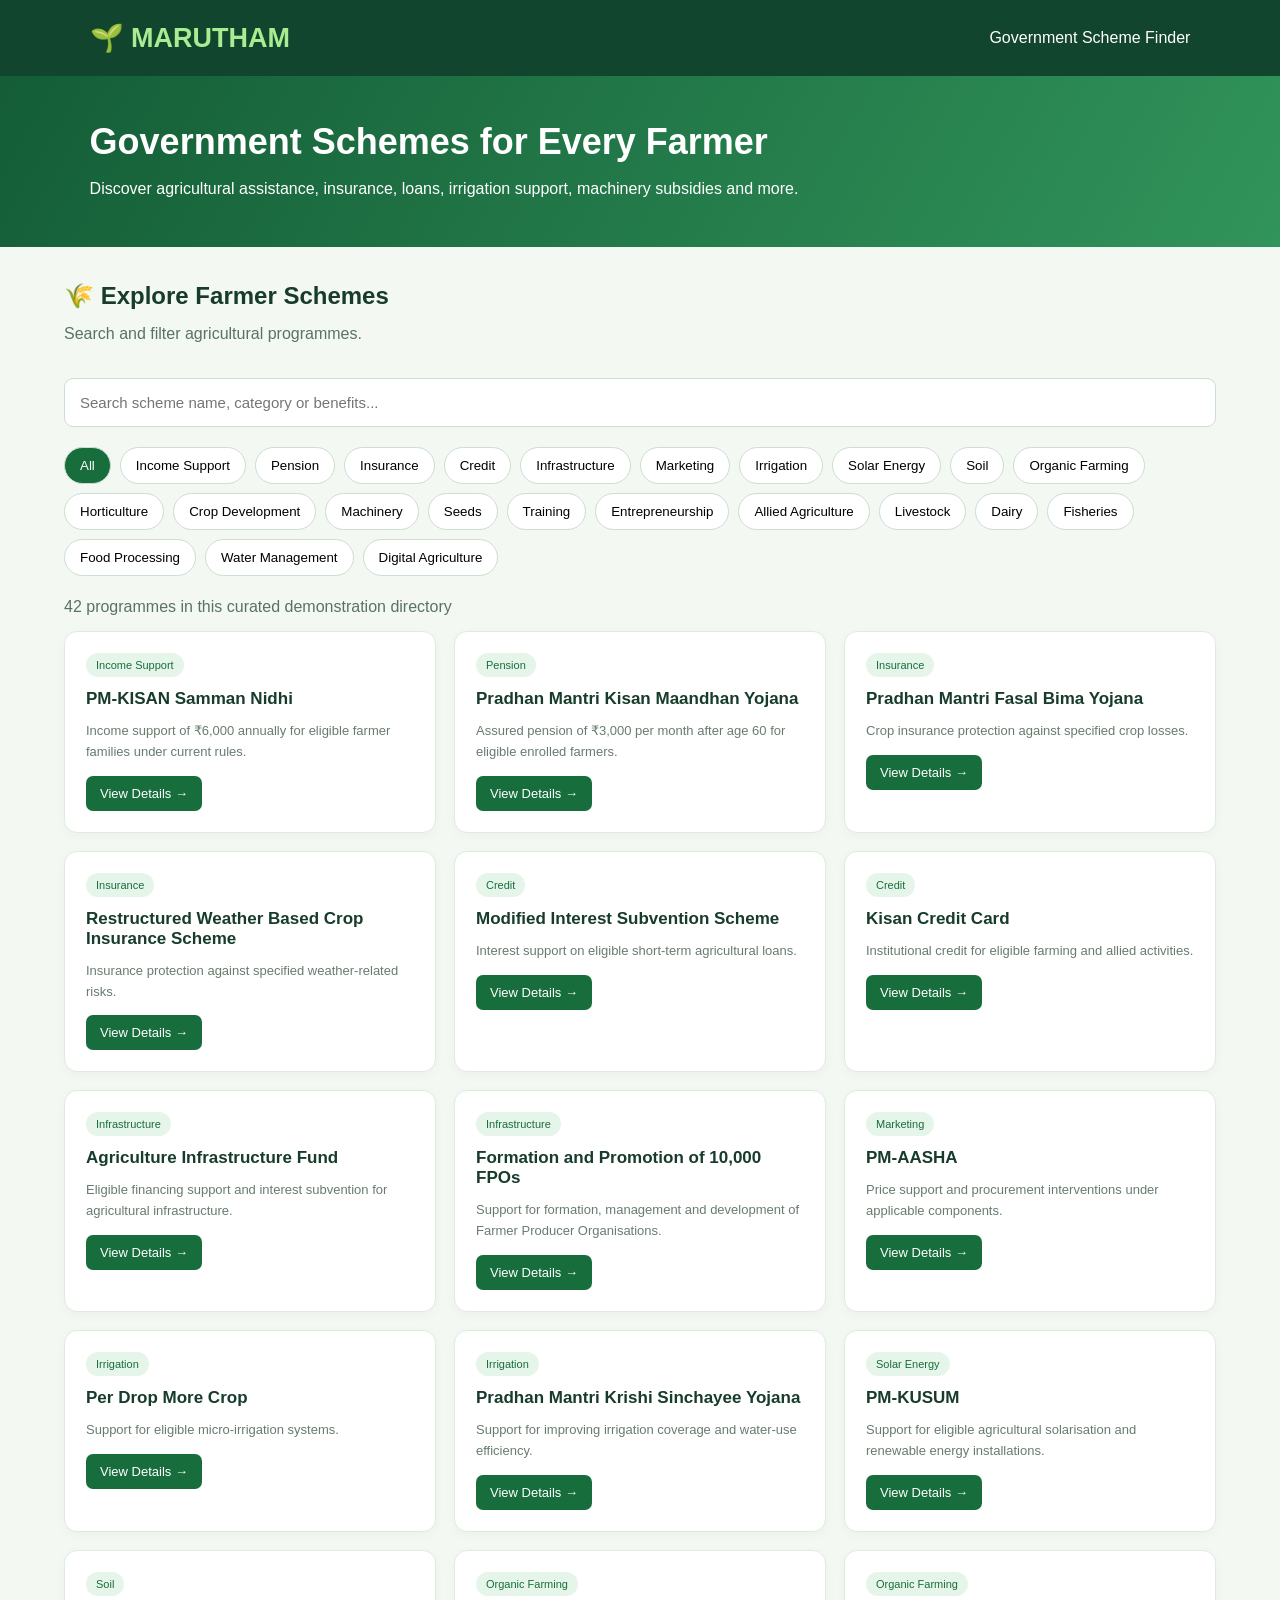
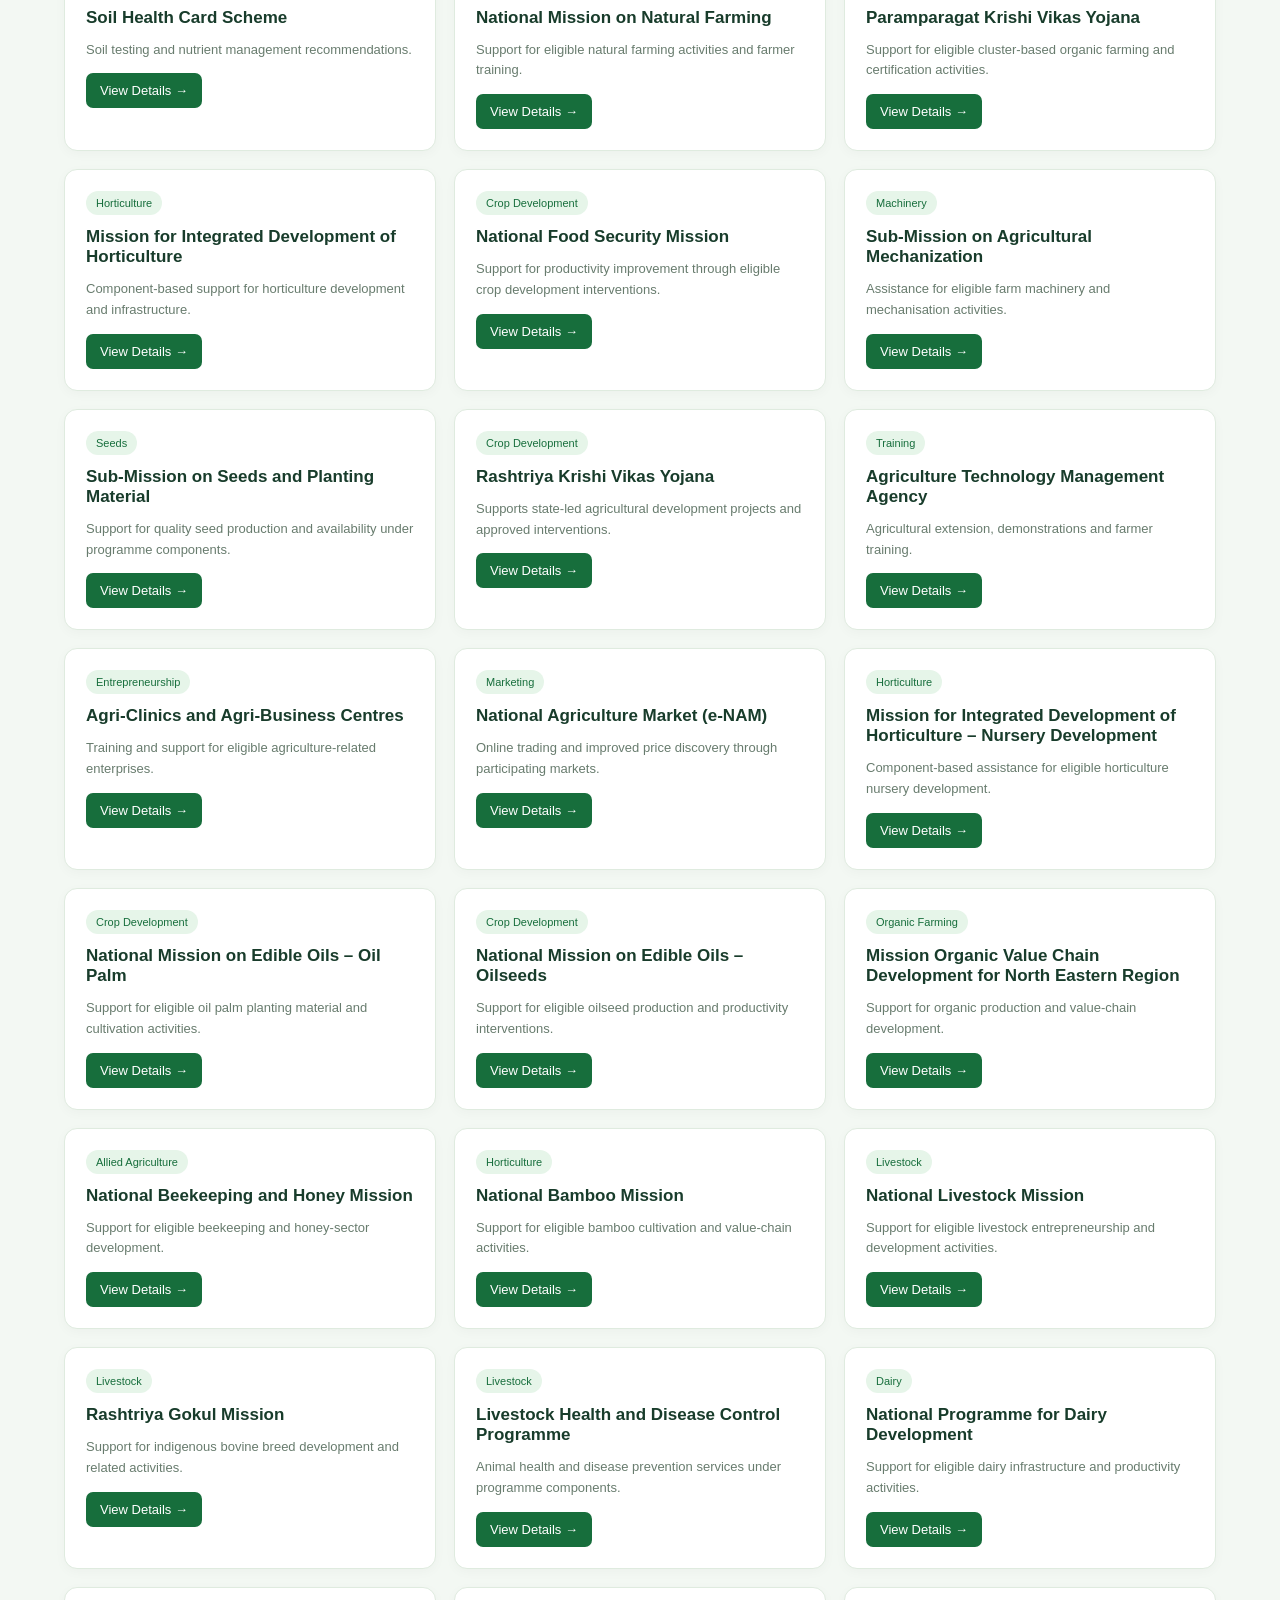
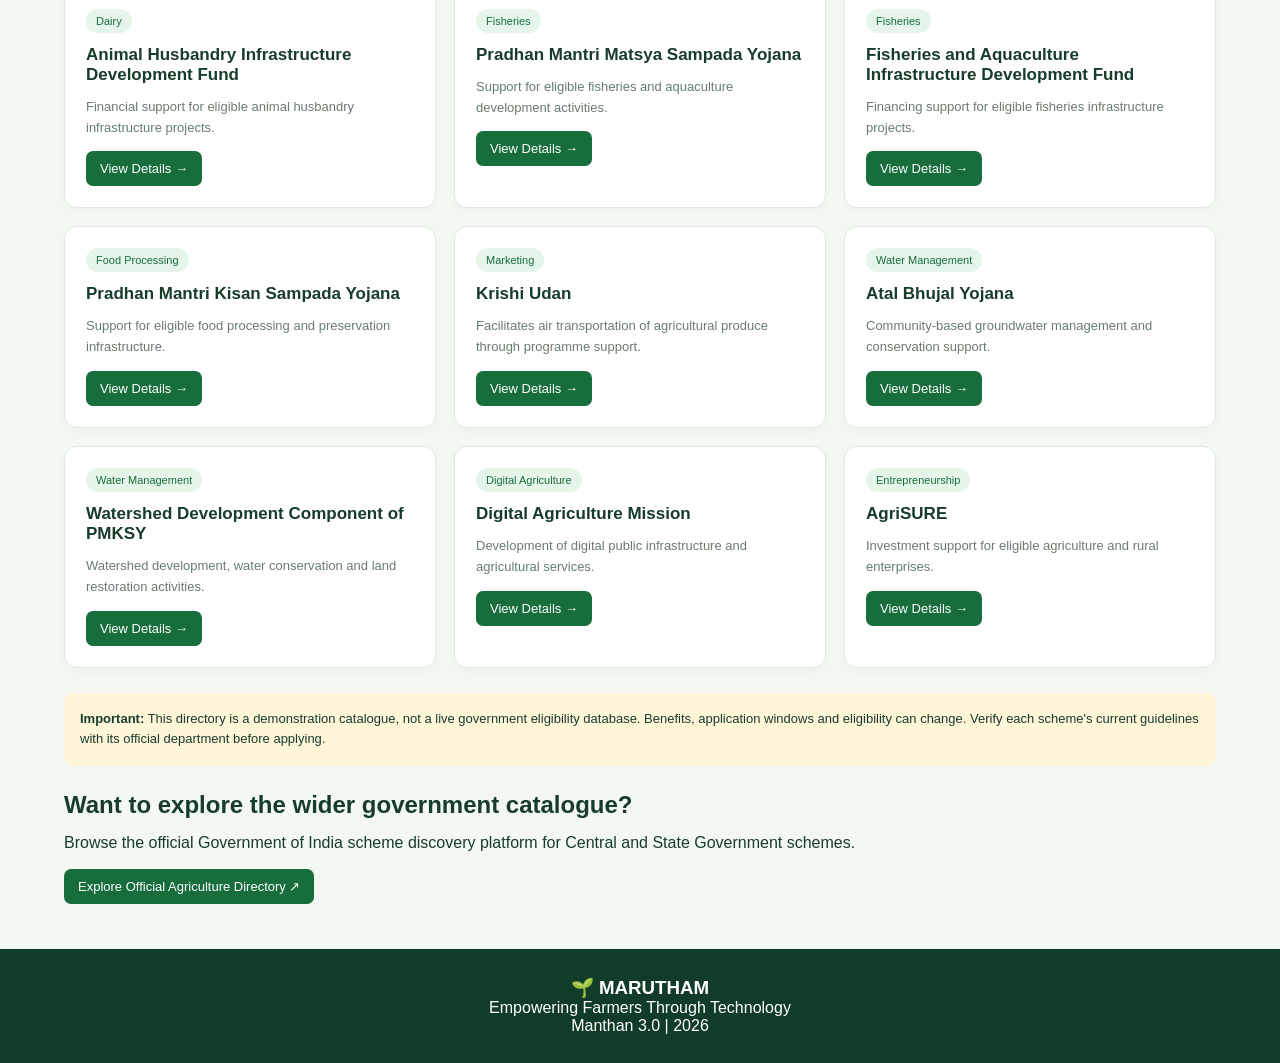
<file: scheme.html>
<!DOCTYPE html>
<html lang="en">
<head>
<meta charset="UTF-8">
<meta name="viewport" content="width=device-width, initial-scale=1.0">
<title>MARUTHAM | Farmer Scheme Directory</title>

<style>
*{box-sizing:border-box;margin:0;padding:0}
body{font-family:Arial,sans-serif;background:#f3f8f3;color:#183c2b}
header{background:#12452d;color:white;padding:22px 7%;display:flex;justify-content:space-between;align-items:center}
.logo{font-size:27px;font-weight:bold;color:#a8ed91}
.hero{background:linear-gradient(120deg,#145d37,#31945a);color:white;padding:45px 7%}
.hero h1{font-size:36px;margin-bottom:12px}
.hero p{line-height:1.7}
.container{width:90%;max-width:1250px;margin:35px auto}
.search{width:100%;padding:15px;border:1px solid #cbded0;border-radius:9px;margin:20px 0;font-size:15px}
.filters{display:flex;gap:9px;flex-wrap:wrap;margin-bottom:22px}
.filters button{padding:10px 15px;border:1px solid #cbded0;background:white;border-radius:25px;cursor:pointer}
.filters button.active{background:#176e3c;color:white}
.grid{display:grid;grid-template-columns:repeat(3,1fr);gap:18px}
.card{background:white;padding:21px;border-radius:13px;border:1px solid #dfebdf;box-shadow:0 3px 12px #00000008}
.card h3{font-size:17px;margin:12px 0}
.card p{font-size:13px;color:#687c6e;line-height:1.6}
.tag{display:inline-block;background:#e6f5e9;color:#176e3c;padding:6px 10px;border-radius:20px;font-size:11px}
.btn{display:inline-block;background:#176e3c;color:white;text-decoration:none;padding:10px 14px;border:0;border-radius:7px;margin-top:13px;cursor:pointer;font-size:13px}
.secondary{background:#e9f4eb;color:#176e3c}
.notice{background:#fff5d9;padding:16px;border-radius:9px;margin:25px 0;font-size:13px;line-height:1.6}
.count{margin:15px 0;color:#597361}
.modal{display:none;position:fixed;inset:0;background:#0009;justify-content:center;align-items:center;padding:15px;z-index:5}
.modal-box{background:white;padding:25px;border-radius:14px;width:100%;max-width:600px;max-height:85vh;overflow:auto}
.modal-box h2{color:#176e3c;margin-bottom:15px}
.modal-box p{font-size:14px;line-height:1.7;margin:12px 0}
.close{float:right;border:0;padding:8px;cursor:pointer}
footer{background:#123c2a;color:white;text-align:center;padding:28px;margin-top:45px}
@media(max-width:850px){.grid{grid-template-columns:repeat(2,1fr)}}
@media(max-width:550px){.grid{grid-template-columns:1fr}header{gap:10px;flex-wrap:wrap}.hero h1{font-size:28px}}
</style>
</head>

<body>

<header>
 <div class="logo">🌱 MARUTHAM</div>
 <div>Government Scheme Finder</div>
</header>

<section class="hero">
 <h1>Government Schemes for Every Farmer</h1>
 <p>Discover agricultural assistance, insurance, loans,
 irrigation support, machinery subsidies and more.</p>
</section>

<main class="container">

<h2>🌾 Explore Farmer Schemes</h2>
<p class="count">Search and filter agricultural programmes.</p>

<input class="search" id="search"
placeholder="Search scheme name, category or benefits...">

<div class="filters" id="filters"></div>

<p class="count" id="count"></p>

<div class="grid" id="grid"></div>

<div class="notice">
<strong>Important:</strong> This directory is a demonstration
catalogue, not a live government eligibility database.
Benefits, application windows and eligibility can change.
Verify each scheme's current guidelines with its official
department before applying.
</div>

<h2>Want to explore the wider government catalogue?</h2>
<p style="margin-top:10px;line-height:1.7">
Browse the official Government of India scheme discovery
platform for Central and State Government schemes.
</p>

<a class="btn" href="https://www.myscheme.gov.in/search/category/Agriculture%2CRural%20%26%20Environment"
target="_blank" rel="noopener noreferrer">
Explore Official Agriculture Directory ↗
</a>

</main>

<div class="modal" id="modal">
 <div class="modal-box">
  <button class="close" onclick="closeModal()">✕ Close</button>
  <div id="details"></div>
 </div>
</div>

<footer>
<h3>🌱 MARUTHAM</h3>
<p>Empowering Farmers Through Technology</p>
<p>Manthan 3.0 | 2026</p>
</footer>

<script>

// Curated genuine government programmes.
// Verify current guidelines through the official links.

const schemes = [
{
name:"PM-KISAN Samman Nidhi",
category:"Income Support",
benefit:"Income support of ₹6,000 annually for eligible farmer families under current rules.",
eligibility:"Eligible landholding farmer families, subject to exclusion criteria.",
docs:"Aadhaar, bank account and land records, as applicable.",
link:"https://pmkisan.gov.in/"
},
{
name:"Pradhan Mantri Kisan Maandhan Yojana",
category:"Pension",
benefit:"Assured pension of ₹3,000 per month after age 60 for eligible enrolled farmers.",
eligibility:"Eligible small and marginal farmers aged 18–40, subject to scheme conditions.",
docs:"Aadhaar, bank details and landholding information.",
link:"https://maandhan.in/"
},
{
name:"Pradhan Mantri Fasal Bima Yojana",
category:"Insurance",
benefit:"Crop insurance protection against specified crop losses.",
eligibility:"Farmers cultivating notified crops in notified areas, subject to enrollment rules.",
docs:"Identity, bank, land or cultivation records and crop details.",
link:"https://pmfby.gov.in/"
},
{
name:"Restructured Weather Based Crop Insurance Scheme",
category:"Insurance",
benefit:"Insurance protection against specified weather-related risks.",
eligibility:"Farmers growing notified crops in notified areas.",
docs:"Identity, bank and cultivation details.",
link:"https://pmfby.gov.in/"
},
{
name:"Modified Interest Subvention Scheme",
category:"Credit",
benefit:"Interest support on eligible short-term agricultural loans.",
eligibility:"Eligible agricultural borrowers and loans through participating institutions.",
docs:"Bank KYC, loan and farmer records.",
link:"https://www.myscheme.gov.in/"
},
{
name:"Kisan Credit Card",
category:"Credit",
benefit:"Institutional credit for eligible farming and allied activities.",
eligibility:"Eligible farmers and qualifying agricultural borrowers.",
docs:"Identity, address, land or cultivation records and bank documents.",
link:"https://www.myscheme.gov.in/"
},
{
name:"Agriculture Infrastructure Fund",
category:"Infrastructure",
benefit:"Eligible financing support and interest subvention for agricultural infrastructure.",
eligibility:"Eligible farmers, FPOs, cooperatives and other permitted entities.",
docs:"Project report, identity, land or business records and lender documents.",
link:"https://agriinfra.dac.gov.in/"
},
{
name:"Formation and Promotion of 10,000 FPOs",
category:"Infrastructure",
benefit:"Support for formation, management and development of Farmer Producer Organisations.",
eligibility:"Eligible farmer producer organisations under programme guidelines.",
docs:"FPO registration, member and organisational documents.",
link:"https://sfacindia.com/"
},
{
name:"PM-AASHA",
category:"Marketing",
benefit:"Price support and procurement interventions under applicable components.",
eligibility:"Farmers growing eligible notified crops under applicable procurement arrangements.",
docs:"Farmer registration, crop and land or cultivation records.",
link:"https://www.india.gov.in/"
},
{
name:"Per Drop More Crop",
category:"Irrigation",
benefit:"Support for eligible micro-irrigation systems.",
eligibility:"Farmers meeting state and component-specific requirements.",
docs:"Land, identity, bank and irrigation project details.",
link:"https://pmksy.gov.in/"
},
{
name:"Pradhan Mantri Krishi Sinchayee Yojana",
category:"Irrigation",
benefit:"Support for improving irrigation coverage and water-use efficiency.",
eligibility:"Depends on programme component and state guidelines.",
docs:"Land and project-related documents.",
link:"https://pmksy.gov.in/"
},
{
name:"PM-KUSUM",
category:"Solar Energy",
benefit:"Support for eligible agricultural solarisation and renewable energy installations.",
eligibility:"Depends on component, state allocation and approved applicants.",
docs:"Land, electricity connection, identity and bank documents.",
link:"https://pmkusum.mnre.gov.in/"
},
{
name:"Soil Health Card Scheme",
category:"Soil",
benefit:"Soil testing and nutrient management recommendations.",
eligibility:"Farmers can access services through participating agriculture departments.",
docs:"Farm details and soil sample information.",
link:"https://soilhealth.dac.gov.in/"
},
{
name:"National Mission on Natural Farming",
category:"Organic Farming",
benefit:"Support for eligible natural farming activities and farmer training.",
eligibility:"Farmers and clusters covered under programme implementation.",
docs:"Farmer registration and farm or cluster information.",
link:"https://agriwelfare.gov.in/"
},
{
name:"Paramparagat Krishi Vikas Yojana",
category:"Organic Farming",
benefit:"Support for eligible cluster-based organic farming and certification activities.",
eligibility:"Participating farmer groups and clusters under programme rules.",
docs:"Farmer group and land records.",
link:"https://pgsindia-ncof.gov.in/"
},
{
name:"Mission for Integrated Development of Horticulture",
category:"Horticulture",
benefit:"Component-based support for horticulture development and infrastructure.",
eligibility:"Eligible horticulture farmers and project applicants.",
docs:"Land, crop, project and bank details.",
link:"https://midh.gov.in/"
},
{
name:"National Food Security Mission",
category:"Crop Development",
benefit:"Support for productivity improvement through eligible crop development interventions.",
eligibility:"Farmers in programme areas and participating crop clusters.",
docs:"Farmer, crop and land details.",
link:"https://nfsm.gov.in/"
},
{
name:"Sub-Mission on Agricultural Mechanization",
category:"Machinery",
benefit:"Assistance for eligible farm machinery and mechanisation activities.",
eligibility:"Farmers and approved entities according to state implementation rules.",
docs:"Identity, land, bank and machinery quotation details.",
link:"https://agrimachinery.nic.in/"
},
{
name:"Sub-Mission on Seeds and Planting Material",
category:"Seeds",
benefit:"Support for quality seed production and availability under programme components.",
eligibility:"Eligible farmers, seed producers and participating organisations.",
docs:"Farmer or organisation registration and seed-related records.",
link:"https://seednet.gov.in/"
},
{
name:"Rashtriya Krishi Vikas Yojana",
category:"Crop Development",
benefit:"Supports state-led agricultural development projects and approved interventions.",
eligibility:"Depends on the state-approved project or component.",
docs:"Project and applicant documents as required.",
link:"https://agriwelfare.gov.in/"
},
{
name:"Agriculture Technology Management Agency",
category:"Training",
benefit:"Agricultural extension, demonstrations and farmer training.",
eligibility:"Farmers covered by participating extension programmes.",
docs:"Basic farmer and farm details.",
link:"https://agriwelfare.gov.in/"
},
{
name:"Agri-Clinics and Agri-Business Centres",
category:"Entrepreneurship",
benefit:"Training and support for eligible agriculture-related enterprises.",
eligibility:"Eligible agriculture graduates and qualifying applicants.",
docs:"Educational, identity and business project documents.",
link:"https://www.agriclinics.net/"
},
{
name:"National Agriculture Market (e-NAM)",
category:"Marketing",
benefit:"Online trading and improved price discovery through participating markets.",
eligibility:"Eligible farmers and registered market participants.",
docs:"Farmer registration, identity and bank details.",
link:"https://enam.gov.in/"
},
{
name:"Mission for Integrated Development of Horticulture – Nursery Development",
category:"Horticulture",
benefit:"Component-based assistance for eligible horticulture nursery development.",
eligibility:"Approved nursery applicants under applicable state guidelines.",
docs:"Project, land and nursery details.",
link:"https://midh.gov.in/"
},
{
name:"National Mission on Edible Oils – Oil Palm",
category:"Crop Development",
benefit:"Support for eligible oil palm planting material and cultivation activities.",
eligibility:"Farmers in identified areas under programme guidelines.",
docs:"Land, farmer registration and plantation details.",
link:"https://nmeo.dac.gov.in/"
},
{
name:"National Mission on Edible Oils – Oilseeds",
category:"Crop Development",
benefit:"Support for eligible oilseed production and productivity interventions.",
eligibility:"Farmers covered by notified programme activities.",
docs:"Farmer and crop records.",
link:"https://agriwelfare.gov.in/"
},
{
name:"Mission Organic Value Chain Development for North Eastern Region",
category:"Organic Farming",
benefit:"Support for organic production and value-chain development.",
eligibility:"Eligible farmers and organisations in the North Eastern states.",
docs:"Farm and group records, certification and project documents.",
link:"https://movcd.dac.gov.in/"
},
{
name:"National Beekeeping and Honey Mission",
category:"Allied Agriculture",
benefit:"Support for eligible beekeeping and honey-sector development.",
eligibility:"Eligible beekeepers, farmer groups and enterprises.",
docs:"Project, identity and bank records.",
link:"https://nbb.gov.in/"
},
{
name:"National Bamboo Mission",
category:"Horticulture",
benefit:"Support for eligible bamboo cultivation and value-chain activities.",
eligibility:"Farmers and approved organisations under component guidelines.",
docs:"Land, project and applicant details.",
link:"https://nbm.nic.in/"
},
{
name:"National Livestock Mission",
category:"Livestock",
benefit:"Support for eligible livestock entrepreneurship and development activities.",
eligibility:"Eligible individuals, groups and organisations under scheme rules.",
docs:"Project report, identity, bank and livestock details.",
link:"https://dahd.nic.in/"
},
{
name:"Rashtriya Gokul Mission",
category:"Livestock",
benefit:"Support for indigenous bovine breed development and related activities.",
eligibility:"Participating farmers, institutions and eligible organisations.",
docs:"Animal and beneficiary details as required.",
link:"https://dahd.nic.in/"
},
{
name:"Livestock Health and Disease Control Programme",
category:"Livestock",
benefit:"Animal health and disease prevention services under programme components.",
eligibility:"Livestock owners covered by the relevant services.",
docs:"Livestock identification and owner details.",
link:"https://dahd.nic.in/"
},
{
name:"National Programme for Dairy Development",
category:"Dairy",
benefit:"Support for eligible dairy infrastructure and productivity activities.",
eligibility:"Eligible dairy cooperatives and participating organisations.",
docs:"Organisation, project and financial records.",
link:"https://dahd.nic.in/"
},
{
name:"Animal Husbandry Infrastructure Development Fund",
category:"Dairy",
benefit:"Financial support for eligible animal husbandry infrastructure projects.",
eligibility:"Eligible entrepreneurs, companies, FPOs and other permitted entities.",
docs:"Project report, financial statements and KYC.",
link:"https://ahidf.udyamimitra.in/"
},
{
name:"Pradhan Mantri Matsya Sampada Yojana",
category:"Fisheries",
benefit:"Support for eligible fisheries and aquaculture development activities.",
eligibility:"Eligible fishers, fish farmers and fisheries enterprises.",
docs:"Identity, bank, project and aquaculture records.",
link:"https://pmmsy.dof.gov.in/"
},
{
name:"Fisheries and Aquaculture Infrastructure Development Fund",
category:"Fisheries",
benefit:"Financing support for eligible fisheries infrastructure projects.",
eligibility:"Eligible fisheries enterprises and project applicants.",
docs:"Project and financial documents.",
link:"https://dof.gov.in/"
},
{
name:"Pradhan Mantri Kisan Sampada Yojana",
category:"Food Processing",
benefit:"Support for eligible food processing and preservation infrastructure.",
eligibility:"Eligible project applicants under relevant components.",
docs:"Project report, business and financial documents.",
link:"https://mofpi.gov.in/"
},
{
name:"Krishi Udan",
category:"Marketing",
benefit:"Facilitates air transportation of agricultural produce through programme support.",
eligibility:"Eligible agricultural cargo operators and supply-chain participants.",
docs:"Cargo and operator documents as applicable.",
link:"https://www.civilaviation.gov.in/"
},
{
name:"Atal Bhujal Yojana",
category:"Water Management",
benefit:"Community-based groundwater management and conservation support.",
eligibility:"Participating communities in covered areas.",
docs:"Local participation and programme records.",
link:"https://ataljal.gov.in/"
},
{
name:"Watershed Development Component of PMKSY",
category:"Water Management",
benefit:"Watershed development, water conservation and land restoration activities.",
eligibility:"Communities and beneficiaries in approved project areas.",
docs:"Land and beneficiary details as required by local authorities.",
link:"https://wdcpmksy.dolr.gov.in/"
},
{
name:"Digital Agriculture Mission",
category:"Digital Agriculture",
benefit:"Development of digital public infrastructure and agricultural services.",
eligibility:"Services depend on the specific digital programme and participating state.",
docs:"Farmer identity and land or farm records where required.",
link:"https://agriwelfare.gov.in/"
},
{
name:"AgriSURE",
category:"Entrepreneurship",
benefit:"Investment support for eligible agriculture and rural enterprises.",
eligibility:"Eligible agri-startups and rural enterprises under fund conditions.",
docs:"Business plan, registration and financial records.",
link:"https://sfacindia.com/"
}
];

const categories=["All",...new Set(schemes.map(s=>s.category))];
let selected="All";

const filters=document.getElementById("filters");

categories.forEach(category=>{
 const button=document.createElement("button");
 button.textContent=category;
 if(category==="All")button.classList.add("active");
 button.onclick=()=>{
  selected=category;
  document.querySelectorAll(".filters button").forEach(b=>b.classList.remove("active"));
  button.classList.add("active");
  render();
 };
 filters.appendChild(button);
});

function render(){
 const query=document.getElementById("search").value.toLowerCase();
 const filtered=schemes.filter(s=>{
  return (selected==="All"||s.category===selected) &&
  (s.name+" "+s.category+" "+s.benefit+" "+s.eligibility).toLowerCase().includes(query);
 });

 document.getElementById("count").textContent=
 `${filtered.length} programmes in this curated demonstration directory`;

 const grid=document.getElementById("grid");
 grid.replaceChildren();

 if(!filtered.length){
  grid.textContent="No matching schemes found.";
  return;
 }

 filtered.forEach((s,i)=>{
  const card=document.createElement("article");
  card.className="card";

  const tag=document.createElement("span");
  tag.className="tag";
  tag.textContent=s.category;

  const heading=document.createElement("h3");
  heading.textContent=s.name;

  const description=document.createElement("p");
  description.textContent=s.benefit;

  const button=document.createElement("button");
  button.className="btn";
  button.textContent="View Details →";
  button.onclick=()=>showDetails(s);

  card.append(tag,heading,description,button);
  grid.appendChild(card);
 });
}

function showDetails(s){
 const details=document.getElementById("details");
 details.replaceChildren();

 const heading=document.createElement("h2");
 heading.textContent=s.name;
 details.appendChild(heading);

 [["Category",s.category],
  ["Benefits",s.benefit],
  ["Eligibility",s.eligibility],
  ["Documents",s.docs]].forEach(([label,value])=>{
   const p=document.createElement("p");
   const strong=document.createElement("strong");
   strong.textContent=label+": ";
   p.append(strong,document.createTextNode(value));
   details.appendChild(p);
 });

 const link=document.createElement("a");
 link.className="btn";
 link.href=s.link;
 link.target="_blank";
 link.rel="noopener noreferrer";
 link.textContent="Visit Official Portal ↗";
 details.appendChild(link);

 document.getElementById("modal").style.display="flex";
}

function closeModal(){
 document.getElementById("modal").style.display="none";
}

document.getElementById("search").addEventListener("input",render);
document.getElementById("modal").addEventListener("click",e=>{
 if(e.target.id==="modal")closeModal();
});

render();

</script>
</body>
</html>
</file>
